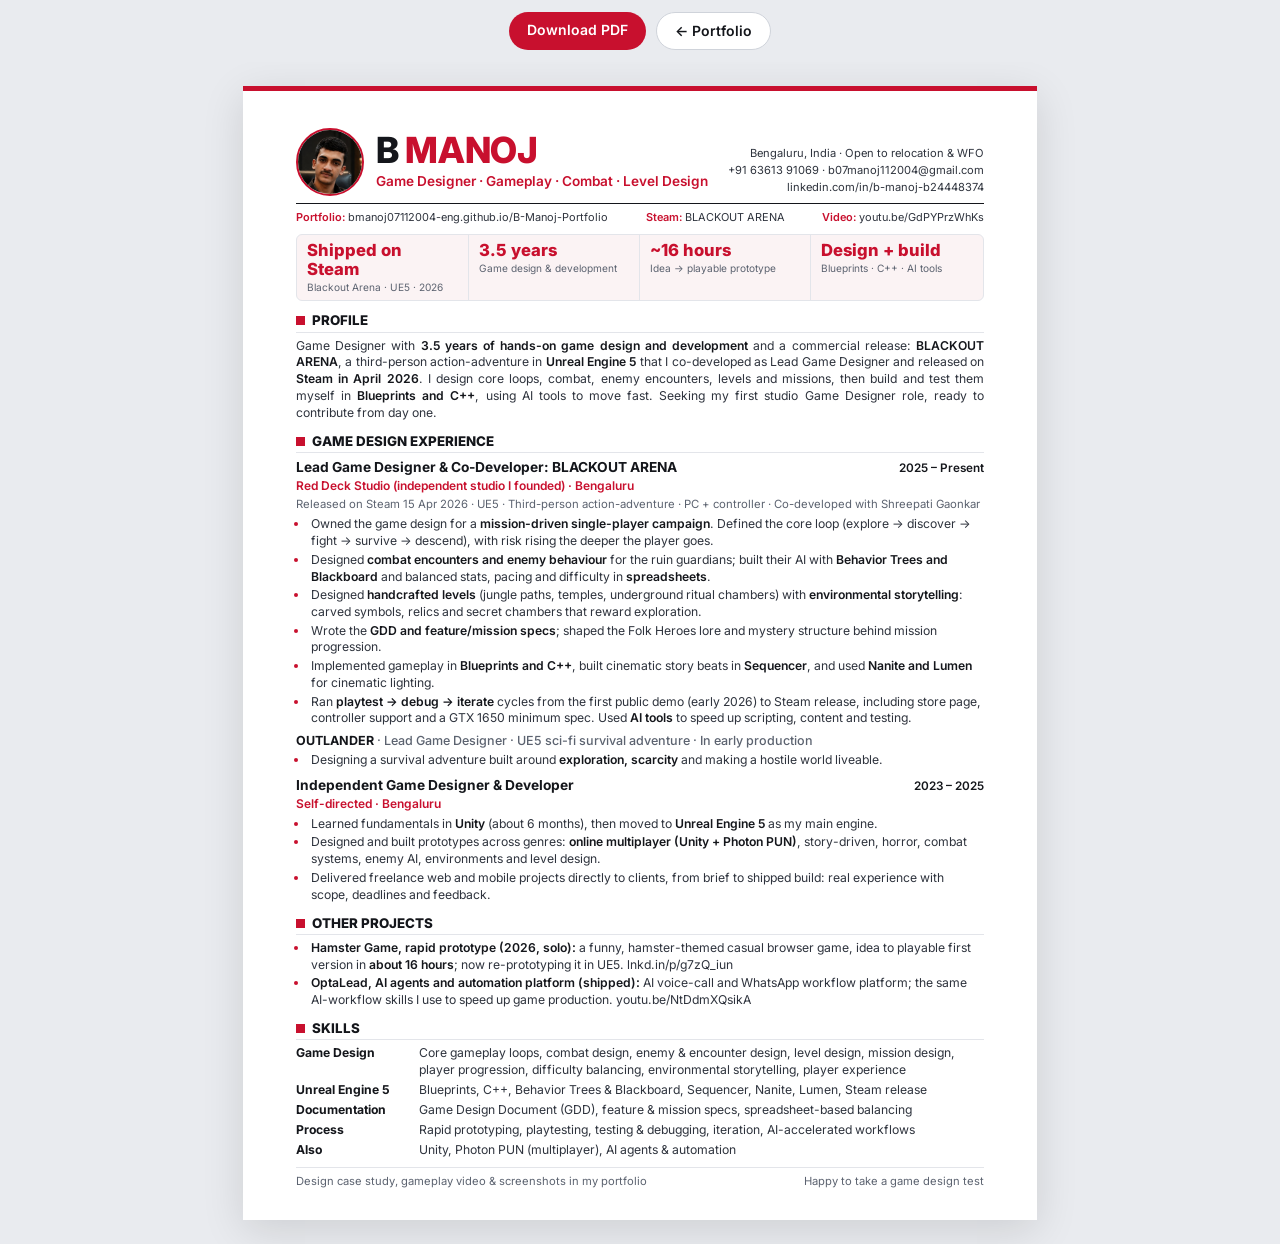
<file: resume/index.html>
<!DOCTYPE html>
<html lang="en">
<head>
  <meta charset="UTF-8" />
  <meta name="viewport" content="width=device-width, initial-scale=1" />
  <title>B Manoj — Game Designer — Resume</title>
  <meta name="description" content="Resume of B Manoj, Game Designer. Lead Game Designer and co-developer of BLACKOUT ARENA (Unreal Engine 5, Steam)." />
  <link rel="icon" href="../assets/favicon.svg" type="image/svg+xml" />
  <link rel="preconnect" href="https://fonts.googleapis.com" />
  <link rel="preconnect" href="https://fonts.gstatic.com" crossorigin />
  <link href="https://fonts.googleapis.com/css2?family=Inter:wght@400;500;600;700;800&display=swap" rel="stylesheet" />
  <style>
    /* Resume is optimised for A4 print + ATS parsing:
       single column, real text, no letter-spaced headings (those break text extraction). */
    :root {
      --ink: #14161b;
      --body: #2e333d;
      --muted: #5c6370;
      --line: #e3e5ea;
      --red: #c8102e;
      --tint: #fbf3f4;
    }
    * { box-sizing: border-box; }
    html, body { margin: 0; }
    body {
      background: #e9ebef;
      color: var(--body);
      font-family: "Inter", "Segoe UI", Arial, sans-serif;
      font-size: 9.15pt;
      line-height: 1.38;
      -webkit-print-color-adjust: exact;
      print-color-adjust: exact;
    }
    a { color: inherit; text-decoration: none; }
    b, strong { color: var(--ink); font-weight: 600; }

    .page {
      width: 210mm;
      min-height: 297mm;
      margin: 24px auto;
      padding: 11mm 14mm 8mm;
      background: #fff;
      box-shadow: 0 10px 40px rgba(0, 0, 0, 0.12);
      position: relative;
    }
    .page::before { /* thin brand bar */
      content: ""; position: absolute; left: 0; top: 0; right: 0; height: 5px; background: var(--red);
    }

    /* ---------- Header ---------- */
    .head { display: flex; justify-content: space-between; align-items: flex-end; gap: 8px; padding-bottom: 7px; border-bottom: 1.5px solid var(--ink); }
    .who { display: flex; align-items: center; gap: 12px; }
    .photo { width: 18mm; height: 18mm; border-radius: 50%; object-fit: cover; object-position: 50% 30%; border: 2px solid var(--red); flex: none; }
    .name { margin: 0; font-size: 27pt; font-weight: 800; line-height: 1; color: var(--ink); letter-spacing: -0.01em; }
    .name span { color: var(--red); }
    .role { margin: 4px 0 0; font-size: 10.2pt; white-space: nowrap; font-weight: 600; color: var(--red); }
    .contact { margin: 0; padding: 0; list-style: none; text-align: right; font-size: 8.35pt; line-height: 1.5; color: var(--body); white-space: nowrap; }
    .contact a:hover { color: var(--red); }

    .links { display: flex; justify-content: space-between; gap: 10px; margin: 6px 0 0; padding: 0; list-style: none; font-size: 8.2pt; white-space: nowrap; }
    .links li b { color: var(--red); font-weight: 600; }

    /* ---------- Highlights ---------- */
    .highlights { display: grid; grid-template-columns: repeat(4, 1fr); margin: 9px 0 0; border: 1px solid var(--line); border-radius: 6px; background: var(--tint); }
    .hl { padding: 6px 10px; border-right: 1px solid var(--line); }
    .hl:last-child { border-right: 0; }
    .hl strong { display: block; font-size: 12.5pt; font-weight: 800; color: var(--red); line-height: 1.15; }
    .hl span { display: block; font-size: 7.6pt; color: var(--muted); line-height: 1.3; margin-top: 2px; }

    /* ---------- Sections ---------- */
    h2 {
      margin: 10px 0 5px; padding-bottom: 2px;
      font-size: 10pt; font-weight: 800; text-transform: uppercase; color: var(--ink);
      border-bottom: 1px solid var(--line);
    }
    h2::before { content: ""; display: inline-block; width: 9px; height: 9px; background: var(--red); margin-right: 7px; vertical-align: 0; }
    p { margin: 0; }
    .summary { text-align: justify; hyphens: auto; }

    .job { margin-bottom: 7px; }
    .job:last-child { margin-bottom: 0; }
    .job__top { display: flex; justify-content: space-between; align-items: baseline; gap: 12px; }
    .job__title { margin: 0; font-size: 10.3pt; font-weight: 700; color: var(--ink); }
    .job__date { font-size: 8.8pt; font-weight: 600; color: var(--ink); white-space: nowrap; }
    .job__org { margin: 1px 0 0; font-size: 9pt; color: var(--red); font-weight: 600; }
    .job__meta { margin: 2px 0 4px; font-size: 8.5pt; color: var(--muted); }

    ul.bullets { margin: 3px 0 0; padding: 0 0 0 13px; }
    ul.bullets li { margin: 0 0 1.8px; padding-left: 2px; }
    ul.bullets li::marker { color: var(--red); }
    .sub { margin: 5px 0 0; font-size: 9.4pt; font-weight: 700; color: var(--ink); }
    .sub span { font-weight: 500; color: var(--muted); }

    .skills { display: grid; grid-template-columns: 30mm 1fr; gap: 3px 10px; margin: 0; }
    .skills dt { font-weight: 700; color: var(--ink); }
    .skills dd { margin: 0; }

    .foot { margin-top: 9px; padding-top: 6px; border-top: 1px solid var(--line); font-size: 8.4pt; color: var(--muted); display: flex; justify-content: space-between; gap: 12px; }

    /* ---------- Screen-only toolbar ---------- */
    .toolbar { position: sticky; top: 0; z-index: 5; display: flex; justify-content: center; gap: 10px; padding: 12px; background: rgba(233, 235, 239, 0.92); backdrop-filter: blur(6px); }
    .toolbar a { font: 600 14px/1 "Inter", sans-serif; padding: 11px 18px; border-radius: 999px; background: var(--red); color: #fff; }
    .toolbar a.ghost { background: #fff; color: var(--ink); border: 1px solid #cfd3da; }

    @page { size: A4; margin: 0; }
    @media print {
      body { background: #fff; }
      .toolbar { display: none; }
      .page { margin: 0; box-shadow: none; }
    }
  </style>
</head>
<body>
  <div class="toolbar">
    <a href="../assets/B-Manoj-Game-Designer-Resume.pdf" download>Download PDF</a>
    <a class="ghost" href="../">← Portfolio</a>
  </div>

  <main class="page">
    <!-- Header -->
    <header class="head">
      <div class="who">
        <img class="photo" src="../assets/b-manoj-avatar.jpg" alt="B Manoj" />
        <div>
        <h1 class="name">B <span>MANOJ</span></h1>
        <p class="role">Game Designer · Gameplay · Combat · Level Design</p>
        </div>
      </div>
      <ul class="contact">
        <li>Bengaluru, India · Open to relocation &amp; WFO</li>
        <li><a href="tel:+916361391069">+91 63613 91069</a> · <a href="mailto:b07manoj112004@gmail.com">b07manoj112004@gmail.com</a></li>
        <li><a href="https://www.linkedin.com/in/b-manoj-b24448374">linkedin.com/in/b-manoj-b24448374</a></li>
      </ul>
    </header>
    <ul class="links">
      <li><b>Portfolio:</b> <a href="https://bmanoj07112004-eng.github.io/B-Manoj-Portfolio/">bmanoj07112004-eng.github.io/B-Manoj-Portfolio</a></li>
      <li><b>Steam:</b> <a href="https://store.steampowered.com/app/4158710/BLACKOUT_ARENA/">BLACKOUT ARENA</a></li>
      <li><b>Video:</b> <a href="https://youtu.be/GdPYPrzWhKs">youtu.be/GdPYPrzWhKs</a></li>
    </ul>

    <!-- Highlights -->
    <section class="highlights" aria-label="Highlights">
      <div class="hl"><strong>Shipped on Steam</strong><span>Blackout Arena · UE5 · 2026</span></div>
      <div class="hl"><strong>3.5 years</strong><span>Game design &amp; development</span></div>
      <div class="hl"><strong>~16 hours</strong><span>Idea → playable prototype</span></div>
      <div class="hl"><strong>Design + build</strong><span>Blueprints · C++ · AI tools</span></div>
    </section>

    <!-- Profile -->
    <h2>Profile</h2>
    <p class="summary">
      Game Designer with <b>3.5 years of hands-on game design and development</b> and a commercial release:
      <b>BLACKOUT ARENA</b>, a third-person action-adventure in <b>Unreal Engine 5</b> that I co-developed as Lead Game Designer
      and released on <b>Steam in April 2026</b>. I design core loops, combat, enemy encounters, levels and missions, then
      build and test them myself in <b>Blueprints and C++</b>, using AI tools to move fast. Seeking my first studio
      Game Designer role, ready to contribute from day one.
    </p>

    <!-- Experience -->
    <h2>Game Design Experience</h2>

    <article class="job">
      <div class="job__top">
        <h3 class="job__title">Lead Game Designer &amp; Co-Developer: BLACKOUT ARENA</h3>
        <span class="job__date">2025 – Present</span>
      </div>
      <p class="job__org">Red Deck Studio (independent studio I founded) · Bengaluru</p>
      <p class="job__meta">Released on Steam 15 Apr 2026 · UE5 · Third-person action-adventure · PC + controller · Co-developed with Shreepati Gaonkar</p>
      <ul class="bullets">
        <li>Owned the game design for a <b>mission-driven single-player campaign</b>. Defined the core loop (explore → discover → fight → survive → descend), with risk rising the deeper the player goes.</li>
        <li>Designed <b>combat encounters and enemy behaviour</b> for the ruin guardians; built their AI with <b>Behavior Trees and Blackboard</b> and balanced stats, pacing and difficulty in <b>spreadsheets</b>.</li>
        <li>Designed <b>handcrafted levels</b> (jungle paths, temples, underground ritual chambers) with <b>environmental storytelling</b>: carved symbols, relics and secret chambers that reward exploration.</li>
        <li>Wrote the <b>GDD and feature/mission specs</b>; shaped the Folk Heroes lore and mystery structure behind mission progression.</li>
        <li>Implemented gameplay in <b>Blueprints and C++</b>, built cinematic story beats in <b>Sequencer</b>, and used <b>Nanite and Lumen</b> for cinematic lighting.</li>
        <li>Ran <b>playtest → debug → iterate</b> cycles from the first public demo (early 2026) to Steam release, including store page, controller support and a GTX 1650 minimum spec. Used <b>AI tools</b> to speed up scripting, content and testing.</li>
      </ul>

      <p class="sub">OUTLANDER <span>· Lead Game Designer · UE5 sci-fi survival adventure · In early production</span></p>
      <ul class="bullets">
        <li>Designing a survival adventure built around <b>exploration, scarcity</b> and making a hostile world liveable.</li>
      </ul>
    </article>

    <article class="job">
      <div class="job__top">
        <h3 class="job__title">Independent Game Designer &amp; Developer</h3>
        <span class="job__date">2023 – 2025</span>
      </div>
      <p class="job__org">Self-directed · Bengaluru</p>
      <ul class="bullets">
        <li>Learned fundamentals in <b>Unity</b> (about 6 months), then moved to <b>Unreal Engine 5</b> as my main engine.</li>
        <li>Designed and built prototypes across genres: <b>online multiplayer (Unity + Photon PUN)</b>, story-driven, horror, combat systems, enemy AI, environments and level design.</li>
        <li>Delivered freelance web and mobile projects directly to clients, from brief to shipped build: real experience with scope, deadlines and feedback.</li>
      </ul>
    </article>

    <!-- Projects -->
    <h2>Other Projects</h2>
    <ul class="bullets">
      <li><b>Hamster Game, rapid prototype (2026, solo):</b> a funny, hamster-themed casual browser game, idea to playable first version in <b>about 16 hours</b>; now re-prototyping it in UE5. <a href="https://lnkd.in/p/g7zQ_iun">lnkd.in/p/g7zQ_iun</a></li>
      <li><b>OptaLead, AI agents and automation platform (shipped):</b> AI voice-call and WhatsApp workflow platform; the same AI-workflow skills I use to speed up game production. <a href="https://youtu.be/NtDdmXQsikA">youtu.be/NtDdmXQsikA</a></li>
    </ul>

    <!-- Skills -->
    <h2>Skills</h2>
    <dl class="skills">
      <dt>Game Design</dt>
      <dd>Core gameplay loops, combat design, enemy &amp; encounter design, level design, mission design, player progression, difficulty balancing, environmental storytelling, player experience</dd>
      <dt>Unreal Engine 5</dt>
      <dd>Blueprints, C++, Behavior Trees &amp; Blackboard, Sequencer, Nanite, Lumen, Steam release</dd>
      <dt>Documentation</dt>
      <dd>Game Design Document (GDD), feature &amp; mission specs, spreadsheet-based balancing</dd>
      <dt>Process</dt>
      <dd>Rapid prototyping, playtesting, testing &amp; debugging, iteration, AI-accelerated workflows</dd>
      <dt>Also</dt>
      <dd>Unity, Photon PUN (multiplayer), AI agents &amp; automation</dd>
    </dl>

    <!-- EDUCATION: add your degree / college here if you want it on the resume, e.g.
    <h2>Education</h2>
    <p><b>Degree name</b>, College name · Year</p>
    -->

    <footer class="foot">
      <span>Design case study, gameplay video &amp; screenshots in my portfolio</span>
      <span>Happy to take a game design test</span>
    </footer>
  </main>
</body>
</html>
</file>
